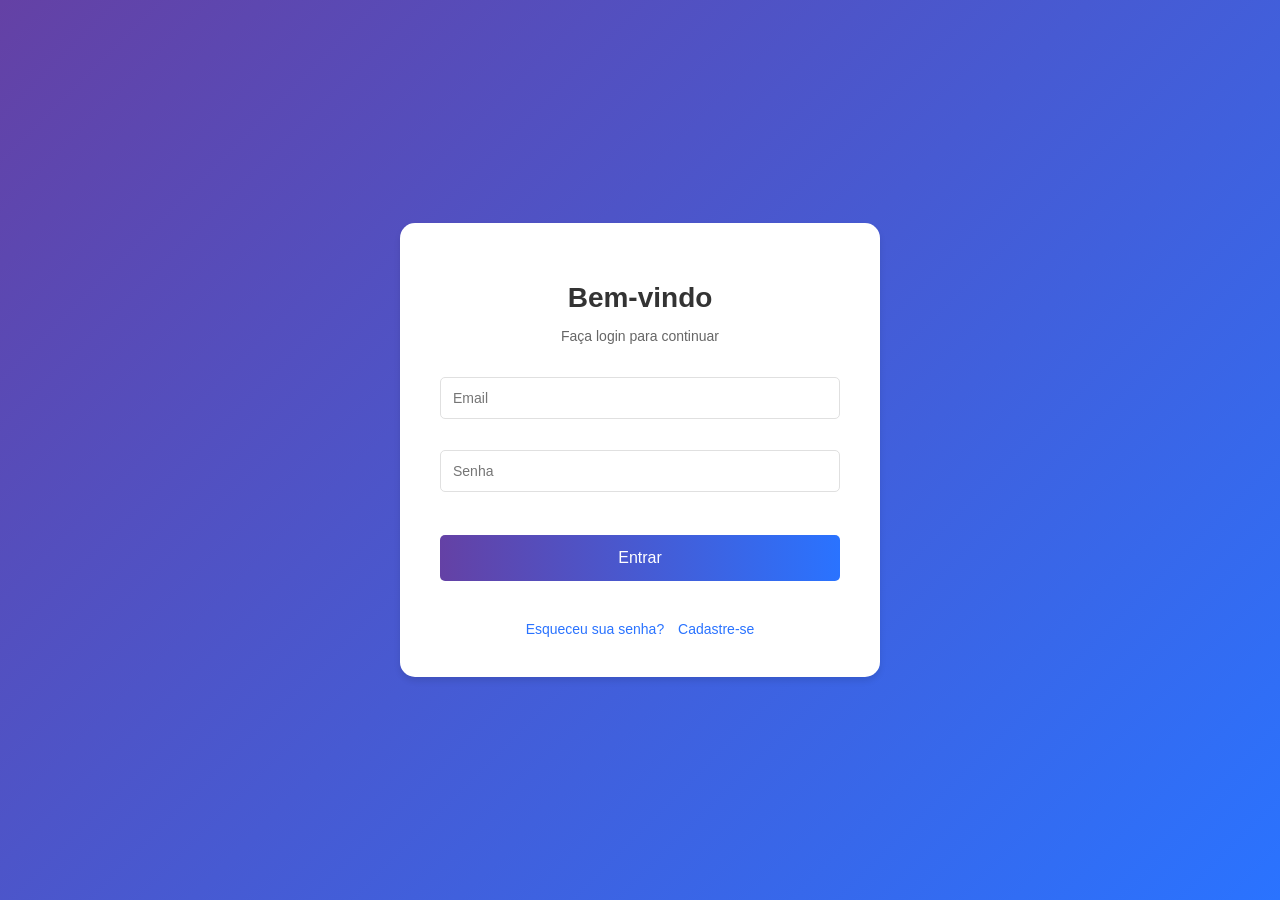
<file: manutencao/index.html>
<!DOCTYPE html>
<html lang="pt-BR">
<head>
  <meta charset="UTF-8">
  <title>Sistema de Login</title>
  <link rel="stylesheet" href="assets/css/style.css">
</head>
<body>

<!-- Login Page -->
<div class="container" id="loginPage">
  <h1>Bem-vindo</h1>
  <p class="subtitle">Faça login para continuar</p>
  
  <form id="loginForm">
    <div class="form-group">
      <input type="email" id="loginEmail" placeholder="Email" required>
    </div>
    <div class="form-group">
      <input type="password" id="loginSenha" placeholder="Senha" required>
    </div>
    <button type="submit">Entrar</button>
  </form>
  
  <div class="links">
    <a href="javascript:void(0)" onclick="showPage('forgotPasswordPage')">Esqueceu sua senha?</a>
    <a href="javascript:void(0)" onclick="showPage('registerPage')">Cadastre-se</a>
  </div>
</div>

<!-- Register Page -->
<div class="container" id="registerPage" style="display:none;">
  <h1>Cadastre-se</h1>
  <p class="subtitle">Preencha os dados para criar sua conta</p>
  
  <form id="registerForm">
    <div class="form-group">
      <input type="text" id="fullName" placeholder="Nome completo" required>
    </div>
    <div class="form-group">
      <input type="email" id="email" placeholder="Email" required>
    </div>
    <div class="form-group">
      <input type="password" id="password" placeholder="Senha" required>
    </div>
    <div class="form-group">
      <input type="password" id="confirmPassword" placeholder="Confirme a senha" required>
    </div>
    <button type="submit">Criar conta</button>
  </form>

  <div class="links">
    <a href="javascript:void(0)" onclick="showPage('loginPage')">Já tem uma conta? Faça login</a>
  </div>
</div>

<!-- Forgot Password Page -->
<div class="container" id="forgotPasswordPage" style="display:none;">
  <h1>Recuperar Senha</h1>
  <p class="subtitle">Digite seu email para recuperar a conta</p>
  
  <form id="forgotPasswordForm">
    <div class="form-group">
      <input type="email" id="recoveryEmail" placeholder="Digite seu email" required>
    </div>
    <button type="submit">Enviar instruções</button>
  </form>
  
  <div class="links">
    <a href="javascript:void(0)" onclick="showPage('loginPage')">Voltar ao login</a>
  </div>
</div>

<script src="assets/js/login.js"></script>
</body>
</html>
</file>
<file: manutencao/assets/css/style.css>
body {
  margin: 0;
  padding: 0;
  min-height: 100vh;
  display: flex;
  align-items: center;
  justify-content: center;
  background: linear-gradient(135deg, #6441A5, #2a73ff);
  font-family: Arial, sans-serif;
}

.container {
  background: white;
  padding: 40px;
  border-radius: 15px;
  box-shadow: 0 4px 6px rgba(0, 0, 0, 0.1);
  width: 100%;
  max-width: 400px;
  text-align: center;
}

h1 {
  color: rgb(51, 51, 51);
  margin-bottom: 10px;
  font-size: 28px;
}

.subtitle {
  color: rgb(102, 102, 102);
  margin-bottom: 25px;
  font-size: 14px;
}

.form-group {
  margin-bottom: 15px;
}

input {
  width: 100%;
  padding: 12px;
  margin: 8px 0;
  border: 1px solid #e0e0e0;
  border-radius: 5px;
  box-sizing: border-box;
  font-size: 14px;
  outline: none;
  transition: border-color 0.3s;
}

input:focus {
  border-color: #6441A5;
}

button {
  width: 100%;
  padding: 14px;
  background: linear-gradient(90deg, #6441A5, #2a73ff);
  color: white;
  border: none;
  border-radius: 5px;
  font-size: 16px;
  cursor: pointer;
  margin: 20px 0;
  transition: opacity 0.2s;
}

button:hover {
  opacity: 0.9;
}

.links {
  margin-top: 20px;
  font-size: 14px;
}

a {
  color: #2a73ff;
  text-decoration: none;
  margin: 0 5px;
}

a:hover {
  text-decoration: underline;
}

.error-message {
  color: #ff4444;
  font-size: 12px;
  margin-top: 5px;
  display: none;
}

.success-message {
  color: #00C851;
  font-size: 14px;
  margin-top: 10px;
  display: none;
}

.password-requirements {
  text-align: left;
  font-size: 12px;
  color: #666;
  margin: 10px 0;
  padding-left: 15px;
}

.password-requirements li {
  margin: 5px 0;
}

.password-requirements li.valid {
  color: #00C851;
}
</file>
<file: manutencao/assets/css/home.css>
/* Reset básico */
* {
  margin: 0;
  padding: 0;
  box-sizing: border-box;
  font-family: Arial, sans-serif;
}

body {
  background: linear-gradient(135deg, #6441A5, #2a73ff);
  min-height: 100vh;
  display: flex;
  align-items: center;
  justify-content: center;
  padding: 30px;
}

/* Container principal */
.container {
  background: #fff;
  padding: 30px 40px;
  border-radius: 15px;
  box-shadow: 0px 6px 15px rgba(0, 0, 0, 0.15);
  width: 100%;
  max-width: 800px;
}

/* Títulos */
h1 {
  text-align: center;
  color: #333;
  margin-bottom: 20px;
  font-size: 28px;
}

h2 {
  color: #444;
  margin: 30px 0 15px;
  font-size: 22px;
}

/* Formulário de veículos */
form {
  display: flex;
  flex-wrap: wrap;
  gap: 10px;
  margin-bottom: 20px;
  justify-content: center;
}

form input {
  flex: 1;
  min-width: 150px;
  padding: 12px;
  border: 1px solid #ddd;
  border-radius: 8px;
  font-size: 14px;
  transition: border 0.2s;
}

form input:focus {
  border-color: #2a73ff;
  outline: none;
}

form button {
  padding: 12px 18px;
  background: linear-gradient(90deg, #6441A5, #2a73ff);
  color: white;
  border: none;
  border-radius: 8px;
  cursor: pointer;
  transition: opacity 0.2s;
}

form button:hover {
  opacity: 0.9;
}

/* Tabela */
table {
  width: 100%;
  border-collapse: collapse;
  margin-top: 10px;
}

table thead {
  background: #6441A5;
  color: white;
}

table th, table td {
  text-align: center;
  padding: 12px;
  border-bottom: 1px solid #ddd;
  font-size: 14px;
}

table tbody tr:hover {
  background: #f9f9f9;
}

/* Botões de ação */
.action-btn {
  padding: 6px 10px;
  margin: 0 2px;
  border: none;
  border-radius: 5px;
  font-size: 12px;
  cursor: pointer;
  transition: opacity 0.2s;
}

.action-btn.edit {
  background: #2a73ff;
  color: white;
}

.action-btn.delete {
  background: #ff4444;
  color: white;
}

.action-btn:hover {
  opacity: 0.85;
}

/* Botão sair */
button[onclick="logout()"] {
  margin-top: 25px;
  background: #ff4444;
  width: 10%;
  padding: 14px;
  font-size: 16px;
  border-radius: 8px;
}

button[onclick="logout()"]:hover {
  opacity: 0.85;
}
</file>
